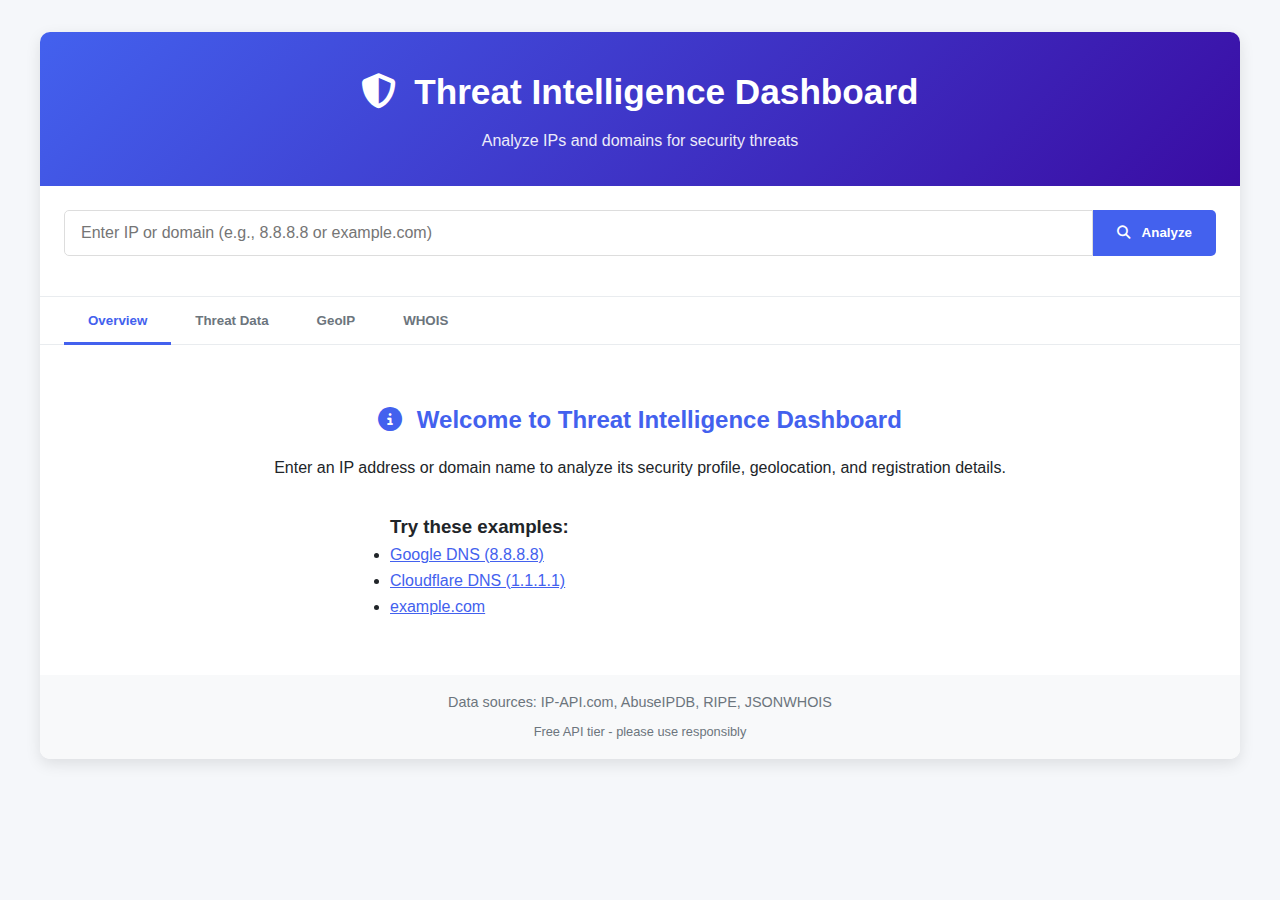
<file: index.html>
<!DOCTYPE html>
<html lang="en">
<head>
    <meta charset="UTF-8">
    <meta name="viewport" content="width=device-width, initial-scale=1.0">
    <title>Threat Intelligence Dashboard</title>
    <link rel="stylesheet" href="https://cdnjs.cloudflare.com/ajax/libs/font-awesome/6.4.0/css/all.min.css">
    <link rel="stylesheet" href="/static/style.css">
</head>
<body>
    <div class="container">
        <header>
            <h1><i class="fas fa-shield-alt"></i> Threat Intelligence Dashboard</h1>
            <p class="subtitle">Analyze IPs and domains for security threats</p>
        </header>
        
        <form id="lookupForm">
            <div class="input-group">
                <input type="text" id="queryInput" placeholder="Enter IP or domain (e.g., 8.8.8.8 or example.com)" required>
                <button type="submit" id="lookupBtn">
                    <i class="fas fa-search"></i> Analyze
                </button>
            </div>
        </form>

        <div class="tabs">
            <button class="tab-btn active" data-tab="overview">Overview</button>
            <button class="tab-btn" data-tab="threat">Threat Data</button>
            <button class="tab-btn" data-tab="geo">GeoIP</button>
            <button class="tab-btn" data-tab="whois">WHOIS</button>
        </div>

        <div id="result">
            <div class="tab-content active" id="overview-tab">
                <div class="welcome-message">
                    <h2><i class="fas fa-info-circle"></i> Welcome to Threat Intelligence Dashboard</h2>
                    <p>Enter an IP address or domain name to analyze its security profile, geolocation, and registration details.</p>
                    <div class="examples">
                        <h3>Try these examples:</h3>
                        <ul>
                            <li><span class="example" data-query="8.8.8.8">Google DNS (8.8.8.8)</span></li>
                            <li><span class="example" data-query="1.1.1.1">Cloudflare DNS (1.1.1.1)</span></li>
                            <li><span class="example" data-query="example.com">example.com</span></li>
                        </ul>
                    </div>
                </div>
            </div>
            <div class="tab-content" id="threat-tab"></div>
            <div class="tab-content" id="geo-tab"></div>
            <div class="tab-content" id="whois-tab"></div>
        </div>

        <footer>
            <p>Data sources: IP-API.com, AbuseIPDB, RIPE, JSONWHOIS</p>
            <p class="rate-limit">Free API tier - please use responsibly</p>
        </footer>
    </div>

    <script src="/static/script.js"></script>
</body>
</html>
</file>
<file: static/style.css>
:root {
  --primary: #4361ee;
  --primary-dark: #3a0ca3;
  --danger: #f72585;
  --warning: #f8961e;
  --success: #4cc9f0;
  --info: #4895ef;
  --dark: #212529;
  --light: #f8f9fa;
  --gray: #6c757d;
  --light-gray: #e9ecef;
}

* {
  box-sizing: border-box;
  margin: 0;
  padding: 0;
}

body {
  font-family: 'Segoe UI', Tahoma, Geneva, Verdana, sans-serif;
  background-color: #f5f7fa;
  color: var(--dark);
  line-height: 1.6;
  padding: 0;
  margin: 0;
}

.container {
  max-width: 1200px;
  margin: 2rem auto;
  background: white;
  border-radius: 10px;
  box-shadow: 0 5px 15px rgba(0, 0, 0, 0.1);
  overflow: hidden;
}

header {
  background: linear-gradient(135deg, var(--primary), var(--primary-dark));
  color: white;
  padding: 2rem;
  text-align: center;
}

header h1 {
  margin-bottom: 0.5rem;
  font-size: 2.2rem;
}

header h1 i {
  margin-right: 0.5rem;
}

.subtitle {
  opacity: 0.9;
  font-weight: 300;
}

#lookupForm {
  padding: 1.5rem;
  background: white;
  border-bottom: 1px solid var(--light-gray);
}

.input-group {
  display: flex;
  margin-bottom: 1rem;
}

#queryInput {
  flex: 1;
  padding: 0.8rem 1rem;
  border: 1px solid #ddd;
  border-radius: 5px 0 0 5px;
  font-size: 1rem;
  transition: border 0.3s;
}

#queryInput:focus {
  outline: none;
  border-color: var(--primary);
}

#lookupBtn {
  background-color: var(--primary);
  color: white;
  border: none;
  padding: 0 1.5rem;
  border-radius: 0 5px 5px 0;
  cursor: pointer;
  font-weight: 600;
  transition: all 0.3s;
}

#lookupBtn:hover {
  background-color: var(--primary-dark);
}

#lookupBtn:disabled {
  opacity: 0.7;
  cursor: not-allowed;
}

#lookupBtn i {
  margin-right: 0.5rem;
}

.tabs {
  display: flex;
  border-bottom: 1px solid var(--light-gray);
  padding: 0 1.5rem;
  background: white;
}

.tab-btn {
  padding: 1rem 1.5rem;
  background: none;
  border: none;
  cursor: pointer;
  font-weight: 600;
  color: var(--gray);
  position: relative;
  transition: all 0.3s;
}

.tab-btn:hover {
  color: var(--primary);
}

.tab-btn.active {
  color: var(--primary);
}

.tab-btn.active::after {
  content: '';
  position: absolute;
  bottom: -1px;
  left: 0;
  width: 100%;
  height: 3px;
  background-color: var(--primary);
}

.tab-content {
  display: none;
  padding: 1.5rem;
  min-height: 300px;
}

.tab-content.active {
  display: block;
}

.welcome-message {
  text-align: center;
  padding: 2rem;
}

.welcome-message h2 {
  margin-bottom: 1rem;
  color: var(--primary);
}

.welcome-message h2 i {
  margin-right: 0.5rem;
}

.examples {
  margin-top: 2rem;
  text-align: left;
  max-width: 500px;
  margin-left: auto;
  margin-right: auto;
}

.example {
  color: var(--primary);
  text-decoration: underline;
  cursor: pointer;
  transition: color 0.3s;
}

.example:hover {
  color: var(--primary-dark);
}

/* Card styles */
.card {
  background: white;
  border-radius: 8px;
  box-shadow: 0 2px 10px rgba(0, 0, 0, 0.05);
  padding: 1.5rem;
  margin-bottom: 1.5rem;
}

.card h3 {
  margin-bottom: 1.5rem;
  color: var(--primary);
  display: flex;
  align-items: center;
  gap: 0.5rem;
}

/* Info grid styles */
.info-grid {
  display: grid;
  grid-template-columns: repeat(auto-fill, minmax(250px, 1fr));
  gap: 1.5rem;
  margin-bottom: 1.5rem;
}

.info-item {
  padding: 1rem;
  background: var(--light);
  border-radius: 6px;
}

.info-item strong {
  display: block;
  font-size: 0.9rem;
  color: var(--gray);
  margin-bottom: 0.3rem;
}

/* Threat meter */
.threat-meter {
  height: 24px;
  background: var(--light-gray);
  border-radius: 12px;
  margin: 0.5rem 0;
  position: relative;
  overflow: hidden;
}

.threat-bar {
  height: 100%;
  border-radius: 12px;
  transition: width 0.5s;
}

.threat-meter span {
  position: absolute;
  top: 50%;
  left: 50%;
  transform: translate(-50%, -50%);
  font-size: 0.8rem;
  font-weight: bold;
  color: white;
  text-shadow: 0 0 2px rgba(0,0,0,0.5);
  z-index: 1;
}

.threat-level {
  display: inline-block;
  padding: 0.3rem 0.8rem;
  border-radius: 20px;
  font-weight: 600;
  font-size: 0.9rem;
}

.threat-low {
  background-color: rgba(40, 167, 69, 0.1);
  color: #28a745;
}

.threat-medium {
  background-color: rgba(255, 193, 7, 0.1);
  color: #ffc107;
}

.threat-high {
  background-color: rgba(220, 53, 69, 0.1);
  color: #dc3545;
}

/* Map container */
.map-container {
  height: 300px;
  background: #eee;
  border-radius: 8px;
  margin-top: 1rem;
  overflow: hidden;
  border: 1px solid #ddd;
}

/* Stats cards */
.threat-stats {
  display: grid;
  grid-template-columns: repeat(auto-fit, minmax(200px, 1fr));
  gap: 1rem;
  margin-bottom: 1.5rem;
}

.stat-card {
  padding: 1rem;
  border-radius: 8px;
  color: white;
  text-align: center;
}

.stat-card h4 {
  margin-bottom: 0.5rem;
  font-size: 0.9rem;
  opacity: 0.9;
}

.stat-value {
  font-size: 1.5rem;
  font-weight: bold;
}

.stat-card.danger {
  background: linear-gradient(135deg, var(--danger), #d11450);
}

.stat-card.warning {
  background: linear-gradient(135deg, var(--warning), #e07e0c);
}

.stat-card.info {
  background: linear-gradient(135deg, var(--info), #3a7bd5);
}

/* Reports list */
.reports-list {
  margin-top: 1rem;
}

.report-item {
  padding: 1rem;
  border-bottom: 1px solid var(--light-gray);
  display: flex;
  justify-content: space-between;
  align-items: center;
}

.report-item:last-child {
  border-bottom: none;
}

.report-date {
  font-size: 0.9rem;
  color: var(--gray);
}

.category-tag {
  display: inline-block;
  padding: 0.2rem 0.5rem;
  background: var(--light);
  border-radius: 4px;
  font-size: 0.8rem;
  margin-left: 0.5rem;
}

/* Geo grid */
.geo-grid {
  display: grid;
  grid-template-columns: 2fr 1fr;
  gap: 1.5rem;
}

.geo-details {
  display: grid;
  grid-template-columns: 1fr;
  gap: 0.8rem;
}

.detail-item {
  padding: 0.8rem;
  background: var(--light);
  border-radius: 6px;
}

.detail-item strong {
  display: block;
  font-size: 0.9rem;
  color: var(--gray);
  margin-bottom: 0.2rem;
}

/* WHOIS container */
.whois-container {
  background: var(--light);
  padding: 1rem;
  border-radius: 6px;
  font-family: monospace;
  white-space: pre-wrap;
  max-height: 500px;
  overflow-y: auto;
}

/* Error card */
.error-card {
  padding: 2rem;
  text-align: center;
  color: var(--danger);
}

.error-card i {
  font-size: 2rem;
  margin-bottom: 1rem;
}

.error-card h3 {
  margin-bottom: 0.5rem;
}

/* Spinner */
.spinner {
  display: inline-block;
  width: 1.2rem;
  height: 1.2rem;
  border: 2px solid rgba(255, 255, 255, 0.3);
  border-radius: 50%;
  border-top-color: white;
  animation: spin 1s ease-in-out infinite;
  vertical-align: middle;
}

@keyframes spin {
  to { transform: rotate(360deg); }
}

/* Footer */
footer {
  text-align: center;
  padding: 1rem;
  background: var(--light);
  color: var(--gray);
  font-size: 0.9rem;
}

.rate-limit {
  font-size: 0.8rem;
  margin-top: 0.5rem;
  color: var(--gray);
}

/* Responsive */
@media (max-width: 768px) {
  .container {
      margin: 0;
      border-radius: 0;
  }
  
  .tabs {
      overflow-x: auto;
      padding: 0;
  }
  
  .info-grid, .geo-grid {
      grid-template-columns: 1fr;
  }
  
  .threat-stats {
      grid-template-columns: 1fr;
  }
  
  .map-container {
      height: 250px;
  }
}

/* Add to your style.css */
.loading {
  text-align: center;
  padding: 2rem;
  color: var(--primary);
}

.spinner {
  display: inline-block;
  width: 2rem;
  height: 2rem;
  border: 3px solid rgba(0,0,0,0.1);
  border-radius: 50%;
  border-top-color: var(--primary);
  animation: spin 1s linear infinite;
  margin-bottom: 1rem;
}

@keyframes spin {
  to { transform: rotate(360deg); }
}

.error-card {
  background: #ffeeee;
  border-left: 4px solid var(--danger);
  padding: 1rem;
  margin: 1rem 0;
  color: var(--danger);
}

.card {
  background: white;
  border-radius: 8px;
  padding: 1.5rem;
  margin-bottom: 1.5rem;
  box-shadow: 0 2px 4px rgba(0,0,0,0.1);
}

.info-grid {
  display: grid;
  grid-template-columns: repeat(auto-fill, minmax(200px, 1fr));
  gap: 1rem;
}

.info-item {
  padding: 0.5rem;
  border-bottom: 1px solid #eee;
}
</file>
